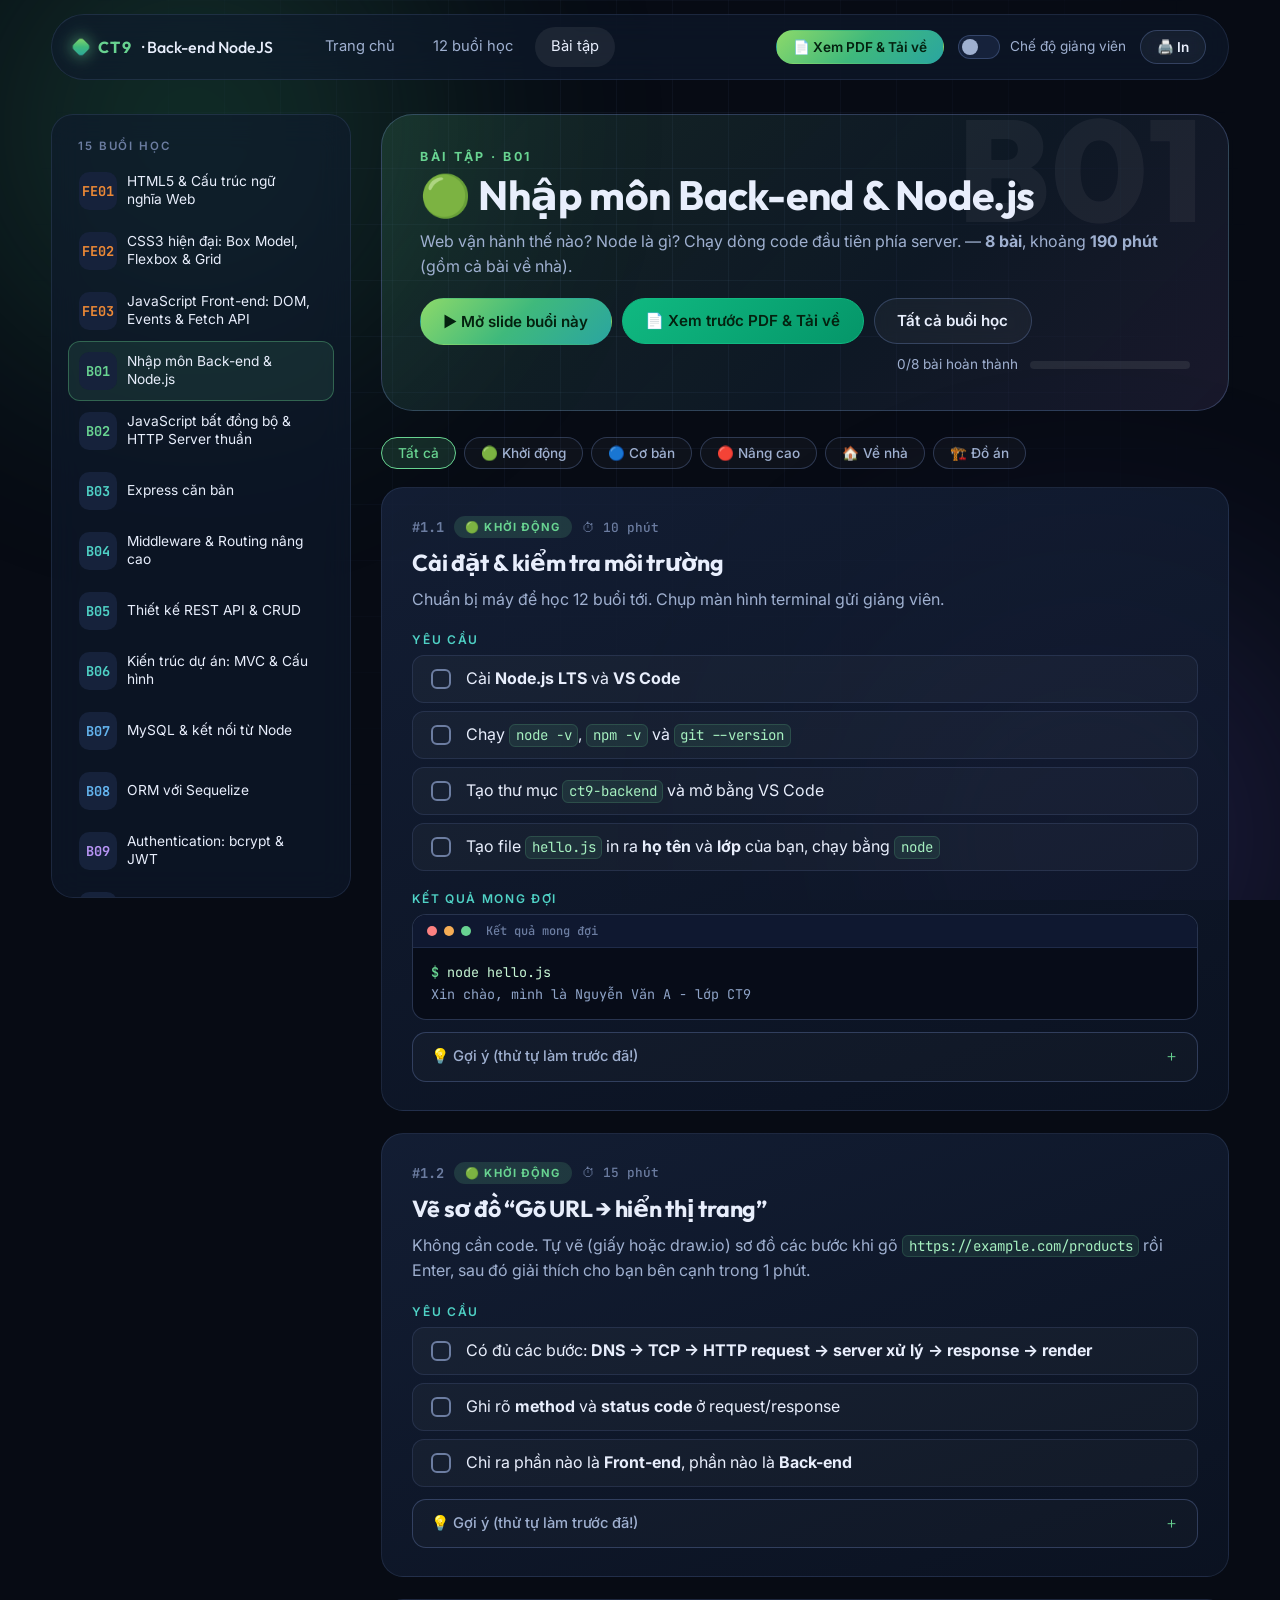
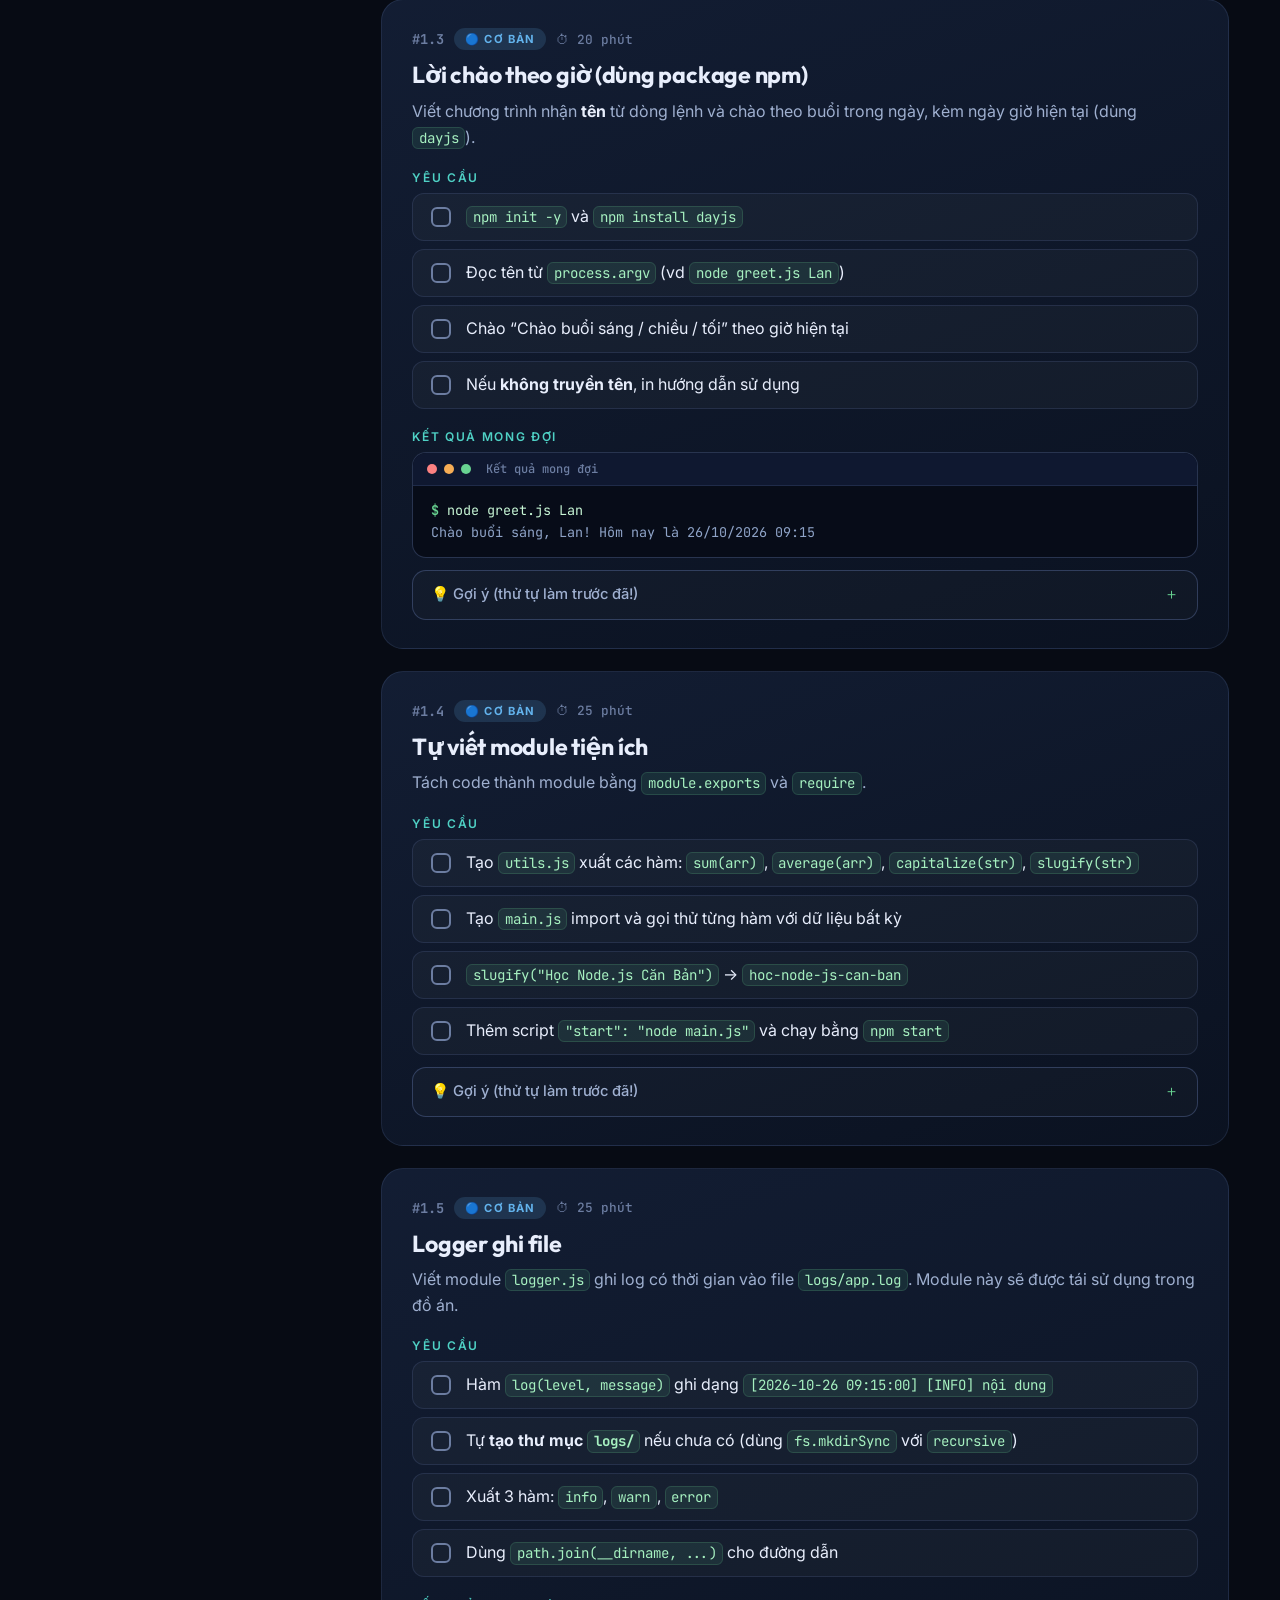
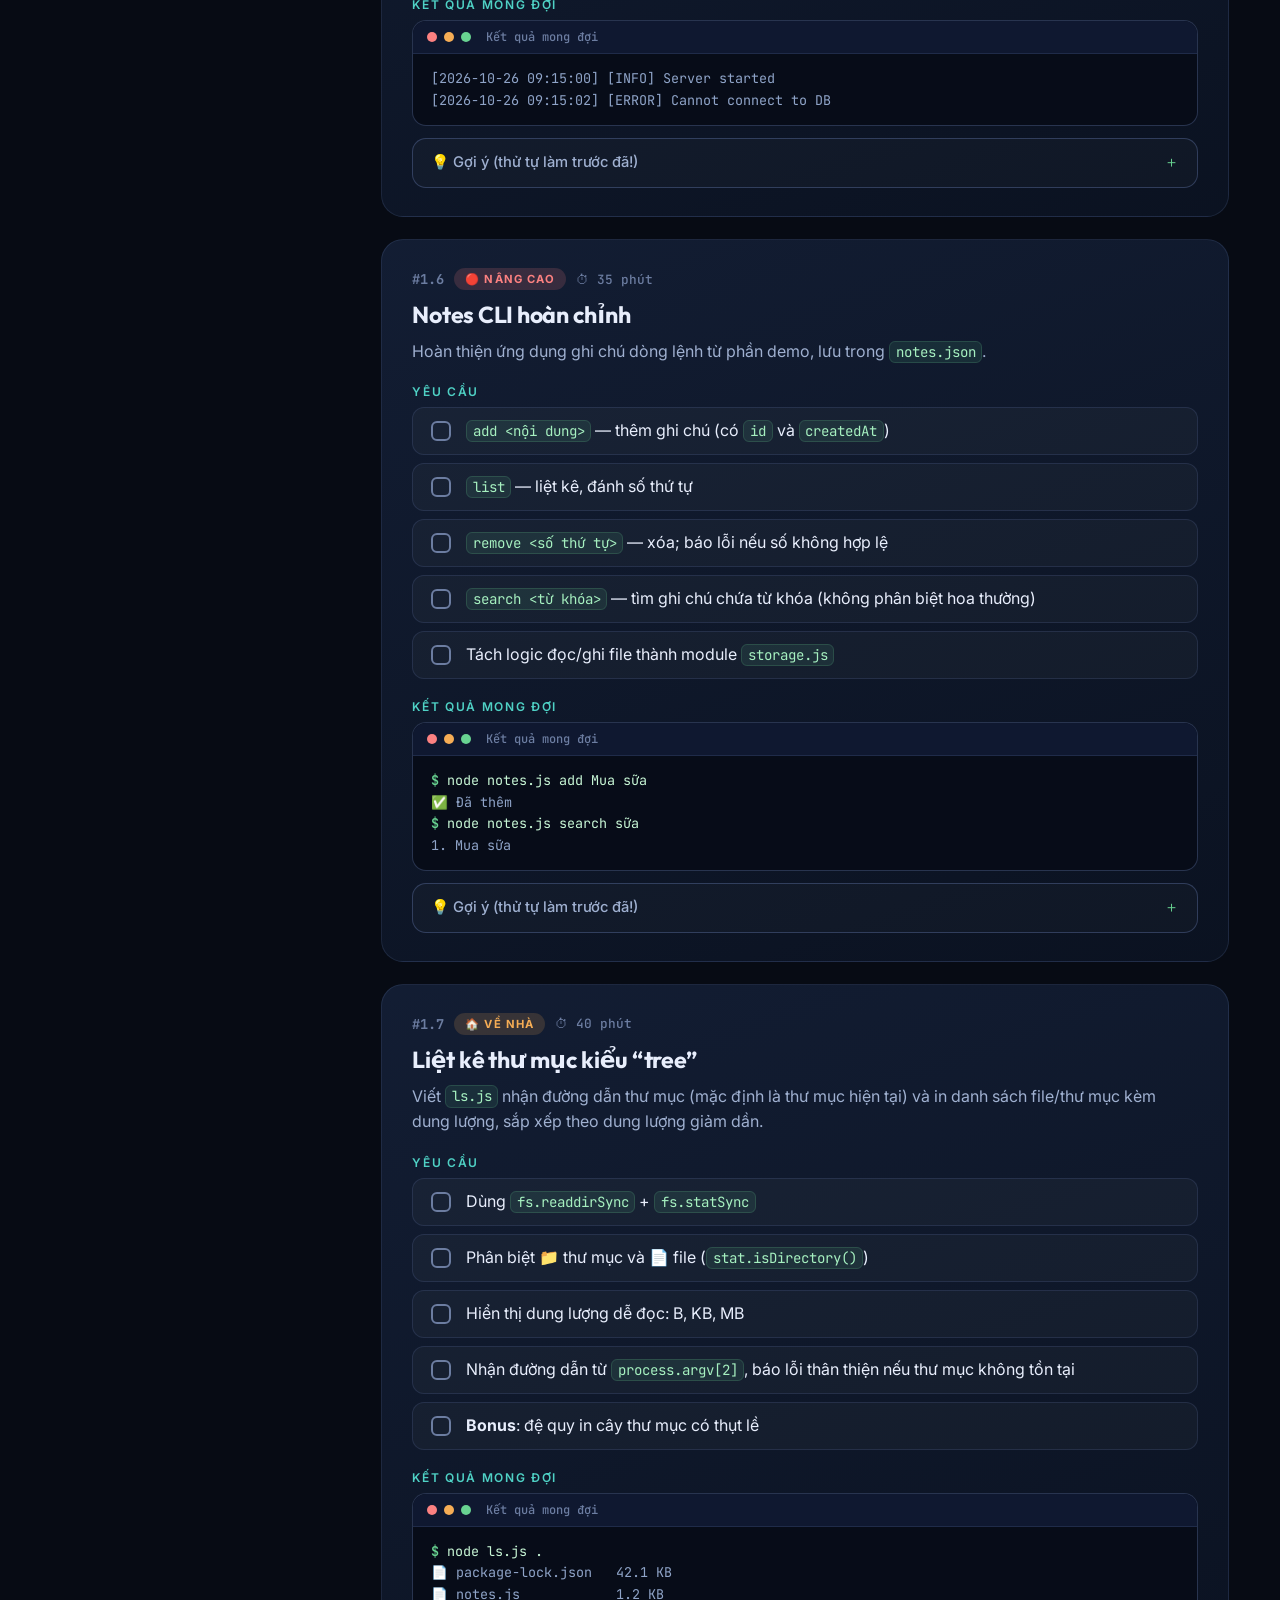
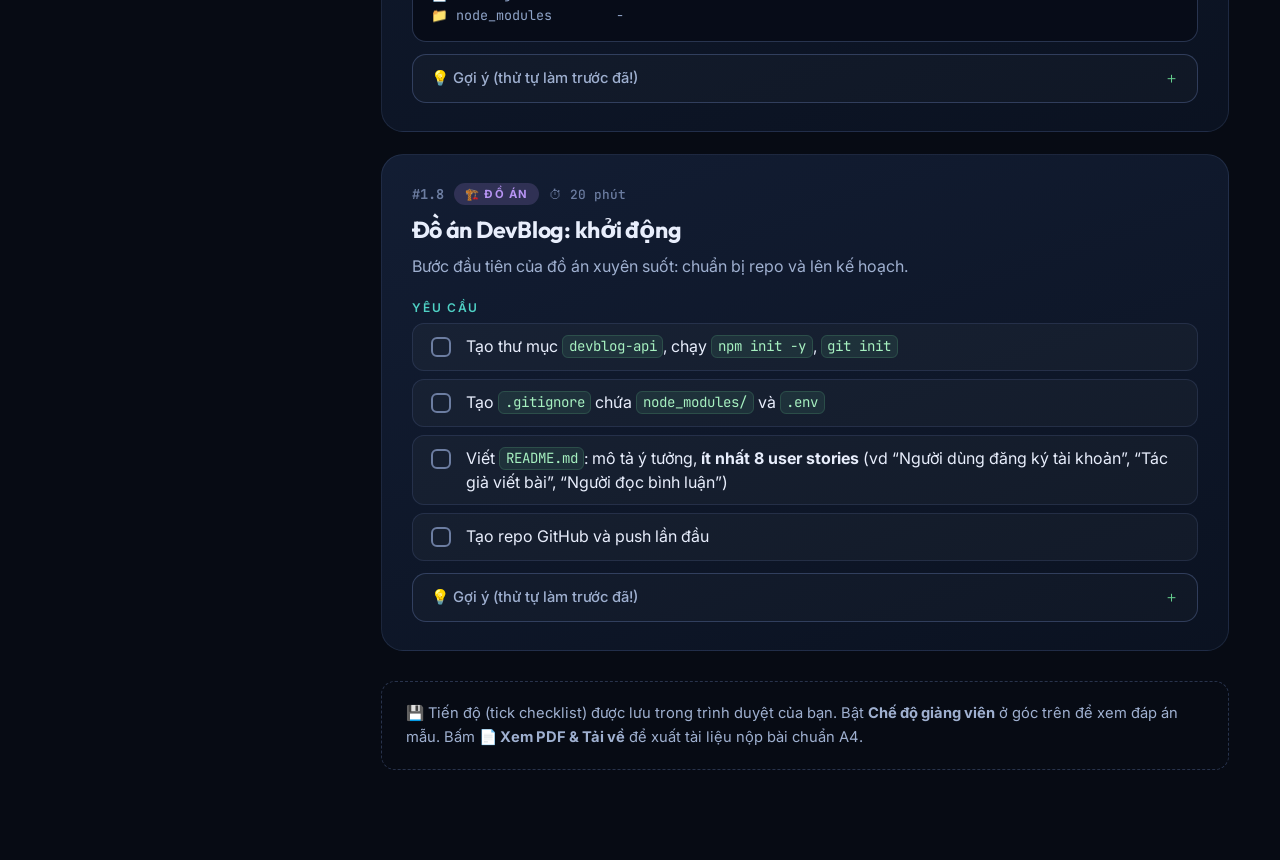
<file: exercises.html>
<!DOCTYPE html>
<html lang="vi">
<head>
  <meta charset="UTF-8">
  <meta name="viewport" content="width=device-width, initial-scale=1">
  <title>Bài tập · Back-end NodeJS · CT9</title>
  <meta name="description" content="Bài tập thực hành cho từng buổi học Back-end NodeJS với Express — lớp CT9. Có checklist, gợi ý và đáp án mẫu cho giảng viên.">
  <link rel="icon" href="data:image/svg+xml,<svg xmlns=%27http://www.w3.org/2000/svg%27 viewBox=%270 0 100 100%27><text y=%27.9em%27 font-size=%2790%27>📝</text></svg>">
  <link rel="stylesheet" href="css/main.css">
  <link rel="stylesheet" href="css/exercises.css">
</head>
<body>
  <div class="aurora"></div><div class="grid-bg"></div>

  <header class="ex-top glass">
    <a class="brand" href="index.html"><span class="logo-dot"></span><b>CT9</b> · Back-end NodeJS</a>
    <nav>
      <a href="index.html">Trang chủ</a>
      <a href="index.html#sessions">12 buổi học</a>
      <a class="active" href="exercises.html">Bài tập</a>
    </nav>
    <div class="top-actions">
      <button class="btn primary" id="btnPdfPreview" title="Xem trước phiếu bài tập chuẩn A4 và tải xuống file PDF">📄 Xem PDF & Tải về</button>
      <label class="switch" title="Hiện đáp án mẫu"><input type="checkbox" id="teacherMode"><i></i><span>Chế độ giảng viên</span></label>
      <button class="btn" id="btnPrint" title="In trực tiếp">🖨️ In</button>
    </div>
  </header>

  <div class="ex-layout container">
    <aside class="ex-side glass" id="side"></aside>
    <main id="main"></main>
  </div>

  <!-- PDF Preview Modal -->
  <div id="pdfModal" class="pdf-modal" aria-hidden="true">
    <div class="pdf-modal-backdrop" id="pdfModalBackdrop"></div>
    <div class="pdf-modal-dialog">
      <header class="pdf-modal-bar glass">
        <div class="pdf-bar-title">
          <span class="icon">📄</span>
          <div>
            <h3 id="pdfModalTitle">Phiếu bài tập thực hành sinh viên</h3>
            <small id="pdfModalSub">Định dạng A4 chuẩn học thuật · Tải xuống file PDF hoặc In ấn</small>
          </div>
        </div>
        <div class="pdf-bar-actions">
          <button class="btn primary" id="btnDownloadPdf" title="Xuất file PDF về máy tính">
            <span class="btn-spinner" id="pdfSpinner" style="display:none">⏳</span>
            <span id="pdfBtnText">📥 Tải xuống PDF</span>
          </button>
          <button class="btn" id="btnPrintModal" title="In trực tiếp hoặc Lưu dạng PDF qua Trình duyệt">🖨️ In ấn</button>
          <button class="btn-close" id="btnPdfClose" title="Đóng cửa sổ xem trước (Esc)">✕</button>
        </div>
      </header>

      <div class="pdf-modal-scroll">
        <div class="pdf-paper-container">
          <div id="pdfPaper" class="pdf-paper">
            <!-- Nội dung bài tập được render động bởi exercises.js -->
          </div>
        </div>
      </div>
    </div>
  </div>

  <div id="pdfToast" class="pdf-toast">Đang chuẩn bị file PDF...</div>

  <script src="js/curriculum.js"></script>
  <script src="vendor/highlight.min.js"></script>
  <script src="vendor/hljs-dockerfile.min.js"></script>
  <script src="vendor/hljs-http.min.js"></script>
  <script src="vendor/html2pdf.bundle.min.js"></script>
  <script src="js/exercises.js"></script>
</body>
</html>
</file>
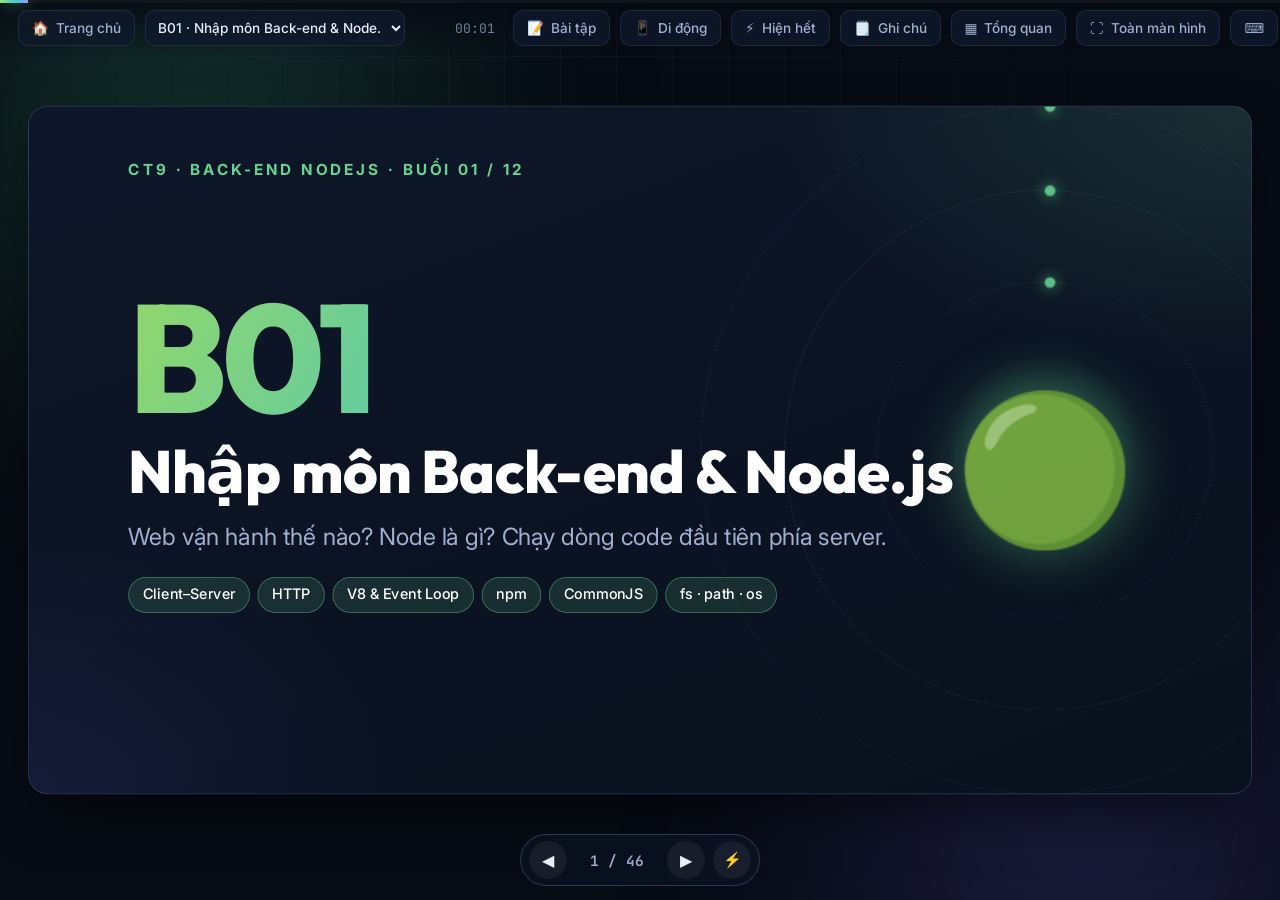
<file: present.html>
<!DOCTYPE html>
<html lang="vi">
<head>
  <meta charset="UTF-8">
  <meta name="viewport" content="width=device-width, initial-scale=1">
  <title>Trình chiếu · Back-end NodeJS · CT9</title>
  <meta name="description" content="Trình chiếu slide khóa học Back-end NodeJS với Express — lớp CT9. Phím tắt, toàn màn hình, tổng quan slide, ghi chú giảng viên.">
  <link rel="icon" href="data:image/svg+xml,<svg xmlns=%27http://www.w3.org/2000/svg%27 viewBox=%270 0 100 100%27><text y=%27.9em%27 font-size=%2790%27>🟢</text></svg>">
  <link rel="stylesheet" href="css/main.css">
  <link rel="stylesheet" href="css/present.css">
</head>
<body class="present">
  <div class="aurora"></div><div class="grid-bg"></div>
  <div id="progress"><i></i></div>

  <header id="topbar">
    <a class="tb-btn" href="index.html" id="btnHome" title="Về trang chủ">🏠 <span class="lbl">Trang chủ</span></a>
    <select id="sessionSel" aria-label="Chọn buổi học"></select>
    <div class="tb-title" id="tbTitle"></div>
    <div class="tb-spacer"></div>
    <span id="timer" title="Thời gian đã trình chiếu — bấm để reset">00:00</span>
    <a class="tb-btn" id="btnEx" href="exercises.html" title="Bài tập buổi này">📝 <span class="lbl">Bài tập</span></a>
    <button class="tb-btn" id="btnMode" title="Chuyển chế độ xem: 16:9 Màn chiếu hoặc Cuộn thích ứng">📱 <span class="lbl">Di động</span></button>
    <button class="tb-btn" id="btnAnim" title="Bật/Tắt hiệu ứng hiện từng ý (P)">⚡ <span class="lbl">Hiện hết</span></button>
    <button class="tb-btn" id="btnNotes" title="Ghi chú giảng viên (N)">🗒️ <span class="lbl">Ghi chú</span></button>
    <button class="tb-btn" id="btnOverview" title="Tổng quan slide (G)">▦ <span class="lbl">Tổng quan</span></button>
    <button class="tb-btn" id="btnFs" title="Toàn màn hình (F)">⛶ <span class="lbl">Toàn màn hình</span></button>
    <button class="tb-btn" id="btnHelp" title="Phím tắt (?)">⌨️</button>
  </header>

  <main id="stage"><div id="deck"></div></main>
  <div id="empty"><div><div style="font-size:64px">🛠️</div><h2>Nội dung buổi này đang được cập nhật</h2><p style="color:var(--text-dim)">Vui lòng quay lại trang chủ.</p><a class="btn primary" href="index.html">Về trang chủ</a></div></div>

  <aside id="notes"><h4>🗒️ Ghi chú giảng viên</h4><div id="notesBody"></div></aside>

  <nav id="hud">
    <button id="prev" aria-label="Slide trước">◀</button>
    <span id="counter">1 / 1</span>
    <button id="next" aria-label="Slide sau">▶</button>
    <button id="btnSkipAnim" title="Hiện toàn bộ slide này ngay lập tức (bỏ qua hiệu ứng)" aria-label="Hiện hết slide">⚡</button>
  </nav>

  <div id="blackout"></div><div id="laser"></div>
  <div id="lightbox"><img alt=""><p></p></div>
  <div id="help">
    <div class="box glass">
      <h3>⌨️ Phím tắt trình chiếu</h3>
      <div class="row"><span>Slide tiếp / trước</span><span><kbd>→</kbd> <kbd>Space</kbd> / <kbd>←</kbd></span></div>
      <div class="row"><span>Đầu / cuối</span><span><kbd>Home</kbd> / <kbd>End</kbd></span></div>
      <div class="row"><span>Nhảy tới slide số…</span><span>gõ số rồi <kbd>Enter</kbd></span></div>
      <div class="row"><span>Toàn màn hình</span><span><kbd>F</kbd></span></div>
      <div class="row"><span>Tổng quan (lưới slide)</span><span><kbd>G</kbd> hoặc <kbd>Esc</kbd></span></div>
      <div class="row"><span>Ghi chú giảng viên</span><span><kbd>N</kbd></span></div>
      <div class="row"><span>Bật/tắt hiện từng ý</span><span><kbd>P</kbd></span></div>
      <div class="row"><span>Màn hình đen</span><span><kbd>B</kbd></span></div>
      <div class="row"><span>Con trỏ laser</span><span><kbd>L</kbd></span></div>
      <div class="row"><span>Buổi trước / sau</span><span><kbd>[</kbd> / <kbd>]</kbd></span></div>
      <div class="row" style="border:0"><span>Phóng to ảnh</span><span>click vào ảnh</span></div>
    </div>
  </div>

  <script src="js/curriculum.js"></script>
  <script src="js/img-credits.js"></script>
  <script src="vendor/highlight.min.js"></script>
  <script src="vendor/hljs-dockerfile.min.js"></script>
  <script src="vendor/hljs-http.min.js"></script>
  <script src="js/present.js"></script>
</body>
</html>
</file>
<file: css/main.css>
/* ============================================================
   MAIN.CSS — Design system dùng chung
   Palette: Node-green × deep navy, accent cyan / violet / amber
   ============================================================ */
@import url('https://fonts.googleapis.com/css2?family=Outfit:wght@300;400;500;600;700;800&family=Inter:wght@300;400;500;600&family=JetBrains+Mono:wght@400;500;600&display=swap');

:root {
  --bg-0: #070b14;
  --bg-1: #0b1220;
  --bg-2: #101a2e;
  --bg-3: #16223b;
  --line: rgba(148, 178, 255, .12);
  --line-strong: rgba(148, 178, 255, .24);
  --text: #e8eefc;
  --text-dim: #9fb0d0;
  --text-mute: #6c7da1;

  --green: #68d391;
  --green-deep: #3c873a;
  --teal: #4fd1c5;
  --blue: #63b3ed;
  --violet: #b794f4;
  --amber: #f6ad55;
  --rose: #fc8181;

  --grad-node: linear-gradient(135deg, #8cd96a 0%, #3fb97c 50%, #2aa5a0 100%);
  --grad-hero: linear-gradient(120deg, #9be26f 0%, #4fd1c5 45%, #63b3ed 80%, #b794f4 100%);
  --glass: rgba(16, 26, 46, .62);
  --shadow-lg: 0 30px 80px -20px rgba(0, 0, 0, .65);
  --shadow-glow: 0 0 60px -10px rgba(104, 211, 145, .35);

  --r-sm: 8px; --r-md: 14px; --r-lg: 22px; --r-xl: 32px;
  --font-display: 'Outfit', 'Segoe UI', system-ui, sans-serif;
  --font-body: 'Inter', 'Segoe UI', system-ui, sans-serif;
  --font-mono: 'JetBrains Mono', 'Cascadia Code', Consolas, monospace;
  --ease: cubic-bezier(.22, .9, .3, 1);
}

*, *::before, *::after { box-sizing: border-box; }
html { scroll-behavior: smooth; }
body {
  margin: 0;
  font-family: var(--font-body);
  background: var(--bg-0);
  color: var(--text);
  line-height: 1.6;
  -webkit-font-smoothing: antialiased;
  overflow-x: hidden;
}
h1, h2, h3, h4 { font-family: var(--font-display); line-height: 1.15; margin: 0; letter-spacing: -.01em; }
a { color: inherit; text-decoration: none; }
img { max-width: 100%; display: block; }
code, pre, kbd { font-family: var(--font-mono); }
::selection { background: rgba(104, 211, 145, .3); }
::-webkit-scrollbar { width: 10px; height: 10px; }
::-webkit-scrollbar-track { background: var(--bg-1); }
::-webkit-scrollbar-thumb { background: var(--bg-3); border-radius: 10px; border: 2px solid var(--bg-1); }
::-webkit-scrollbar-thumb:hover { background: #26375c; }

/* ---------- Atmosphere ---------- */
.aurora { position: fixed; inset: 0; z-index: -2; overflow: hidden; pointer-events: none; }
.aurora::before, .aurora::after {
  content: ""; position: absolute; width: 60vmax; height: 60vmax; border-radius: 50%;
  filter: blur(110px); opacity: .28; animation: drift 24s ease-in-out infinite alternate;
}
.aurora::before { background: radial-gradient(circle, #3fb97c, transparent 65%); top: -20vmax; left: -15vmax; }
.aurora::after { background: radial-gradient(circle, #6b5bd6, transparent 65%); bottom: -25vmax; right: -15vmax; animation-delay: -9s; }
@keyframes drift { to { transform: translate(8vmax, 6vmax) scale(1.15); } }
.grid-bg {
  position: fixed; inset: 0; z-index: -1; pointer-events: none;
  background-image:
    linear-gradient(var(--line) 1px, transparent 1px),
    linear-gradient(90deg, var(--line) 1px, transparent 1px);
  background-size: 56px 56px;
  mask-image: radial-gradient(ellipse at 50% 30%, #000 10%, transparent 70%);
  opacity: .5;
}

/* ---------- Components ---------- */
.container { width: min(1240px, 92vw); margin: 0 auto; }
.btn {
  display: inline-flex; align-items: center; gap: .55rem; cursor: pointer;
  padding: .8rem 1.4rem; border-radius: 999px; border: 1px solid var(--line-strong);
  background: rgba(255, 255, 255, .04); color: var(--text); font: 600 .95rem var(--font-body);
  transition: .3s var(--ease); backdrop-filter: blur(8px);
}
.btn:hover { transform: translateY(-2px); border-color: var(--green); box-shadow: var(--shadow-glow); }
.btn.primary { background: var(--grad-node); color: #04210f; border-color: transparent; }
.btn.primary:hover { filter: brightness(1.08); box-shadow: 0 10px 40px -8px rgba(104, 211, 145, .6); }
.chip {
  display: inline-block; padding: .22rem .7rem; border-radius: 999px; font-size: .74rem; font-weight: 500;
  border: 1px solid var(--line-strong); color: var(--text-dim); background: rgba(255, 255, 255, .03);
  white-space: nowrap;
}
.glass {
  background: var(--glass); border: 1px solid var(--line); border-radius: var(--r-lg);
  backdrop-filter: blur(16px);
}
.gradient-text { background: var(--grad-hero); -webkit-background-clip: text; background-clip: text; color: transparent; }
kbd {
  background: var(--bg-3); border: 1px solid var(--line-strong); border-bottom-width: 2px;
  border-radius: 6px; padding: .1rem .45rem; font-size: .8em; color: var(--text);
}
.mono-inline, p code, li code, td code, h2 code, h3 code {
  background: rgba(104, 211, 145, .1); color: #a6f0c0; padding: .08em .4em; border-radius: 6px; font-size: .88em;
  border: 1px solid rgba(104, 211, 145, .18);
}
.fade-up { opacity: 0; transform: translateY(26px); transition: opacity .8s var(--ease), transform .8s var(--ease); }
.fade-up.in { opacity: 1; transform: none; }
</file>
<file: css/exercises.css>
/* ============================================================
   EXERCISES.CSS
   ============================================================ */
.ex-top {
  position: sticky; top: 14px; z-index: 40; margin: 14px auto 0; width: min(1240px, 92vw);
  display: flex; align-items: center; gap: 28px; padding: 12px 22px; border-radius: 999px;
}
.brand { display: flex; align-items: center; gap: 10px; font: 500 1rem var(--font-display); }
.brand b { color: var(--green); letter-spacing: .08em; }
.logo-dot { width: 14px; height: 14px; border-radius: 4px; background: var(--grad-node); transform: rotate(45deg); box-shadow: 0 0 16px rgba(104, 211, 145, .8); }
.ex-top nav { display: flex; gap: 6px; margin-left: 8px; }
.ex-top nav a { padding: 8px 16px; border-radius: 999px; color: var(--text-dim); font-size: .92rem; transition: .2s; }
.ex-top nav a:hover, .ex-top nav a.active { color: var(--text); background: rgba(255, 255, 255, .07); }
.top-actions { margin-left: auto; display: flex; gap: 14px; align-items: center; }
.top-actions .btn { padding: .5rem 1rem; font-size: .85rem; }
.switch { display: inline-flex; align-items: center; gap: 10px; font-size: .85rem; color: var(--text-dim); cursor: pointer; }
.switch input { display: none; }
.switch i { width: 42px; height: 24px; border-radius: 99px; background: var(--bg-3); border: 1px solid var(--line-strong); position: relative; transition: .25s; }
.switch i::after { content: ""; position: absolute; top: 3px; left: 3px; width: 16px; height: 16px; border-radius: 50%; background: var(--text-dim); transition: .25s var(--ease); }
.switch input:checked + i { background: rgba(104, 211, 145, .3); border-color: var(--green); }
.switch input:checked + i::after { left: 21px; background: var(--green); }

.ex-layout { display: grid; grid-template-columns: 300px 1fr; gap: 30px; padding: 34px 0 90px; align-items: start; }
.ex-side { position: sticky; top: 92px; padding: 16px; max-height: calc(100vh - 116px); overflow: auto; }
.ex-side h4 { font: 600 .72rem var(--font-body); letter-spacing: .16em; color: var(--text-mute); text-transform: uppercase; padding: 8px 10px; }
.side-item { display: grid; grid-template-columns: 38px 1fr auto; gap: 10px; align-items: center; padding: 10px; border-radius: 12px; cursor: pointer; transition: .2s; border: 1px solid transparent; }
.side-item:hover { background: rgba(255, 255, 255, .05); }
.side-item.active { background: rgba(104, 211, 145, .1); border-color: rgba(104, 211, 145, .35); }
.side-item .no { width: 38px; height: 38px; border-radius: 10px; display: grid; place-items: center; font: 700 .85rem var(--font-mono); background: var(--bg-3); color: var(--c, var(--green)); }
.side-item .tt { font-size: .86rem; line-height: 1.3; color: var(--text); }
.side-item .pg { font: 500 .72rem var(--font-mono); color: var(--text-mute); }

.sess-head { padding: 34px 38px; border-radius: var(--r-xl); background: linear-gradient(135deg, rgba(104, 211, 145, .14), rgba(99, 179, 237, .08) 60%, rgba(183, 148, 244, .1)); border: 1px solid var(--line-strong); position: relative; overflow: hidden; }
.sess-head .big { position: absolute; right: 24px; top: -18px; font: 800 9rem var(--font-display); color: rgba(255, 255, 255, .05); line-height: 1; }
.sess-head .eyebrow { color: var(--green); font: 700 .78rem var(--font-body); letter-spacing: .2em; text-transform: uppercase; }
.sess-head h1 { font-size: clamp(1.8rem, 3.2vw, 2.7rem); margin: 8px 0 10px; }
.sess-head p { color: var(--text-dim); margin: 0 0 18px; max-width: 760px; }
.sess-actions { display: flex; flex-wrap: wrap; gap: 10px; align-items: center; }
.progress-ring { margin-left: auto; display: flex; align-items: center; gap: 12px; font-size: .85rem; color: var(--text-dim); }
.bar { width: 160px; height: 8px; border-radius: 8px; background: rgba(255, 255, 255, .08); overflow: hidden; }
.bar i { display: block; height: 100%; width: 0; background: var(--grad-node); transition: width .5s var(--ease); }

.filters { display: flex; gap: 8px; margin: 26px 0 18px; flex-wrap: wrap; }
.filters button { cursor: pointer; font: 500 .85rem var(--font-body); color: var(--text-dim); background: rgba(255, 255, 255, .03); border: 1px solid var(--line-strong); padding: 7px 16px; border-radius: 999px; transition: .2s; }
.filters button:hover { color: var(--text); } .filters button.on { background: rgba(104, 211, 145, .15); border-color: var(--green); color: var(--green); }

.ex-card { margin-bottom: 22px; border-radius: var(--r-lg); padding: 28px 30px; background: linear-gradient(160deg, rgba(22, 34, 59, .8), rgba(12, 20, 36, .8)); border: 1px solid var(--line); position: relative; transition: .3s var(--ease); }
.ex-card:hover { border-color: var(--line-strong); transform: translateY(-2px); }
.ex-card.done { border-color: rgba(104, 211, 145, .5); }
.ex-card.done::after { content: "✓ HOÀN THÀNH"; position: absolute; right: 24px; top: 24px; font: 700 .7rem var(--font-body); letter-spacing: .14em; color: var(--green); }
.ex-meta { display: flex; align-items: center; gap: 10px; margin-bottom: 12px; }
.ex-meta .id { font: 700 .85rem var(--font-mono); color: var(--text-mute); }
.lv { font: 700 .7rem var(--font-body); letter-spacing: .1em; text-transform: uppercase; padding: 4px 11px; border-radius: 999px; }
.lv.warmup { background: rgba(104, 211, 145, .16); color: var(--green); } .lv.core { background: rgba(99, 179, 237, .16); color: var(--blue); }
.lv.challenge { background: rgba(252, 129, 129, .16); color: var(--rose); } .lv.homework { background: rgba(246, 173, 85, .16); color: var(--amber); }
.lv.project { background: rgba(183, 148, 244, .18); color: var(--violet); }
.ex-meta .tm { font: 500 .8rem var(--font-mono); color: var(--text-mute); }
.ex-card h3 { font-size: 1.45rem; margin-bottom: 10px; }
.ex-card .desc { color: var(--text-dim); margin: 0 0 14px; }
.ex-card .desc strong, .ex-card li strong { color: var(--text); }
.ex-card h5 { font: 600 .75rem var(--font-body); letter-spacing: .14em; text-transform: uppercase; color: var(--teal); margin: 20px 0 8px; }
.tasks { list-style: none; margin: 0; padding: 0; display: grid; gap: 8px; }
.tasks label { display: flex; gap: 12px; align-items: flex-start; padding: 10px 14px; border-radius: 12px; background: rgba(255, 255, 255, .03); border: 1px solid var(--line); cursor: pointer; transition: .2s; line-height: 1.5; }
.tasks label:hover { border-color: var(--line-strong); }
.tasks input { appearance: none; flex: none; width: 20px; height: 20px; margin-top: 3px; border-radius: 6px; border: 2px solid var(--text-mute); cursor: pointer; display: grid; place-items: center; transition: .2s; }
.tasks input:checked { background: var(--green); border-color: var(--green); }
.tasks input:checked::after { content: "✓"; color: #04210f; font-size: 13px; font-weight: 800; }
.tasks input:checked + span { color: var(--text-mute); text-decoration: line-through; text-decoration-color: rgba(255, 255, 255, .25); }
details { margin-top: 12px; border: 1px solid var(--line-strong); border-radius: 14px; background: rgba(255, 255, 255, .025); overflow: hidden; }
details summary { cursor: pointer; padding: 12px 18px; font-weight: 500; font-size: .92rem; list-style: none; display: flex; align-items: center; gap: 10px; color: var(--text-dim); }
details summary::-webkit-details-marker { display: none; }
details summary::after { content: "＋"; margin-left: auto; color: var(--green); transition: .2s; } details[open] summary::after { content: "－"; }
details[open] summary { color: var(--text); border-bottom: 1px solid var(--line); }
details .inner { padding: 16px 18px; }
details.solution { border-color: rgba(246, 173, 85, .4); } details.solution summary { color: var(--amber); }
.teacher-only { display: none; } body.teacher .teacher-only { display: block; }
.hints { margin: 0; padding-left: 20px; color: var(--text-dim); } .hints li { margin: 6px 0; }
.code-block { border-radius: 14px; overflow: hidden; background: #070c18; border: 1px solid var(--line-strong); margin-top: 6px; }
.code-head { display: flex; align-items: center; gap: 7px; padding: 8px 14px; background: #0f1830; border-bottom: 1px solid var(--line); font: 500 .75rem var(--font-mono); color: var(--text-mute); }
.code-head i { width: 10px; height: 10px; border-radius: 50%; background: #fc8181; } .code-head i:nth-child(2) { background: #f6ad55; } .code-head i:nth-child(3) { background: #68d391; }
.code-head span { margin-left: 8px; } .code-head em { margin-left: auto; font-style: normal; text-transform: uppercase; letter-spacing: .1em; font-size: .65rem; color: var(--green); }
.code-block pre { margin: 0; padding: 14px 18px; overflow: auto; font-size: .84rem; line-height: 1.6; color: #d6e2ff; }
.code-block code { background: none !important; border: none !important; padding: 0 !important; font-size: 1em !important; color: inherit !important; }
.code-block.term pre { color: #c8f7d6; } .term .p { color: var(--green); font-weight: 600; } .term .o { color: #8fa4c8; }
.hljs-keyword, .hljs-selector-tag, .hljs-literal, .hljs-doctag { color: #c792ea; } .hljs-built_in, .hljs-type, .hljs-title.class_ { color: #ffcb6b; }
.hljs-title.function_, .hljs-title { color: #82aaff; } .hljs-string, .hljs-regexp, .hljs-addition { color: #c3e88d; } .hljs-number, .hljs-symbol { color: #f78c6c; }
.hljs-comment, .hljs-quote { color: #5c6f94; font-style: italic; } .hljs-attr, .hljs-attribute, .hljs-property, .hljs-variable, .hljs-params { color: #89ddff; }
.hljs-name, .hljs-tag { color: #f07178; } .hljs-meta { color: #89ddff; } .hljs-subst { color: #d6e2ff; } .hljs-section { color: #82aaff; }
.ex-foot-note { margin-top: 30px; padding: 20px 24px; border-radius: var(--r-md); border: 1px dashed var(--line-strong); color: var(--text-dim); font-size: .92rem; }
.empty { padding: 60px; text-align: center; color: var(--text-dim); }

@media (max-width: 900px) { .ex-layout { grid-template-columns: 1fr; } .ex-side { position: static; max-height: none; } .ex-top nav { display: none; } .switch span { display: none; } }

/* ============================================================
   PDF PREVIEW MODAL & A4 PAPER STYLES
   ============================================================ */
.pdf-modal {
  position: fixed; inset: 0; z-index: 100; display: none;
  align-items: center; justify-content: center;
}
.pdf-modal.open { display: flex; }
.pdf-modal-backdrop {
  position: absolute; inset: 0; background: rgba(4, 8, 16, 0.85);
  backdrop-filter: blur(8px);
}
.pdf-modal-dialog {
  position: relative; z-index: 2; width: 96vw; max-width: 1080px;
  height: 94vh; display: flex; flex-direction: column;
  border-radius: 20px; overflow: hidden;
  background: #0b1120; border: 1px solid var(--line-strong);
  box-shadow: 0 25px 60px rgba(0, 0, 0, 0.7);
}
.pdf-modal-bar {
  display: flex; align-items: center; justify-content: space-between;
  padding: 12px 24px; border-bottom: 1px solid var(--line);
  background: rgba(15, 23, 42, 0.95); flex-shrink: 0; gap: 16px;
}
.pdf-bar-title { display: flex; align-items: center; gap: 12px; }
.pdf-bar-title .icon { font-size: 24px; }
.pdf-bar-title h3 { font-size: 1.05rem; margin: 0; color: #fff; font-weight: 700; font-family: var(--font-display); }
.pdf-bar-title small { color: var(--text-dim); font-size: 0.8rem; }
.pdf-bar-actions { display: flex; align-items: center; gap: 10px; margin-left: auto; }
.btn-close {
  width: 36px; height: 36px; border-radius: 50%; border: 1px solid var(--line);
  background: rgba(255, 255, 255, 0.05); color: var(--text-dim);
  cursor: pointer; display: grid; place-items: center; font-size: 1rem;
  transition: 0.2s;
}
.btn-close:hover { background: rgba(239, 68, 68, 0.2); color: #f87171; border-color: #ef4444; }

.pdf-modal-scroll {
  flex: 1; overflow-y: auto; overflow-x: hidden; padding: 28px 16px 60px;
  background: #070c18;
}
.pdf-paper-container {
  display: flex; justify-content: center;
}
.pdf-paper {
  width: 100%; max-width: 820px; min-height: 1100px;
  background: #ffffff; color: #1e293b;
  padding: 44px 52px; border-radius: 6px;
  box-shadow: 0 12px 35px rgba(0, 0, 0, 0.45);
  font-family: -apple-system, BlinkMacSystemFont, "Segoe UI", Roboto, "Helvetica Neue", Arial, sans-serif;
  line-height: 1.55; font-size: 13.5px;
}

/* Paper Header */
.pp-header {
  display: grid; grid-template-columns: 1.4fr 1fr; gap: 20px;
  border-bottom: 2px solid #000000; padding-bottom: 14px; margin-bottom: 20px;
}
.pp-inst-left h4 { margin: 0; font-size: 11px; text-transform: uppercase; letter-spacing: 0.08em; color: #000000; font-weight: 700; }
.pp-inst-left h3 { margin: 3px 0 0; font-size: 13px; text-transform: uppercase; color: #000000; font-weight: 800; }
.pp-inst-left p { margin: 4px 0 0; font-size: 11px; color: #000000; }
.pp-inst-right { text-align: right; }
.pp-inst-right .tag { display: inline-block; background: #000000; color: #fff; font-size: 10px; font-weight: 700; letter-spacing: 0.1em; text-transform: uppercase; padding: 3px 9px; border-radius: 4px; margin-bottom: 5px; }
.pp-inst-right p { margin: 2px 0; font-size: 11px; color: #000000; }

/* Paper Title Banner */
.pp-banner { text-align: center; margin: 20px 0 24px; }
.pp-banner .kicker { font-size: 11px; text-transform: uppercase; letter-spacing: 0.18em; color: #000000 !important; font-weight: 800; }
.pp-banner h1 { font-size: 22px; margin: 6px 0 8px; color: #000000 !important; font-weight: 800; line-height: 1.3; }
.pp-banner .sub { font-size: 13px; color: #000000 !important; max-width: 660px; margin: 0 auto; }

/* Student Info Grid Box */
.pp-student-box {
  border: 1px solid #94a3b8; border-radius: 6px; padding: 12px 16px; background: #f8fafc;
  display: grid; grid-template-columns: repeat(4, 1fr); gap: 10px; margin-bottom: 24px; font-size: 12px;
}
.pp-field { display: flex; flex-direction: column; gap: 3px; }
.pp-field label { font-size: 10px; font-weight: 700; text-transform: uppercase; letter-spacing: 0.05em; color: #000000; }
.pp-field span { font-weight: 600; color: #000000; }
.pp-field.score { background: #e2e8f0; border: 1px solid #cbd5e1; padding: 4px 8px; border-radius: 4px; text-align: center; }
.pp-field.score span { font-size: 14px; color: #000000 !important; font-weight: 800; }

/* Paper Sections */
.pp-sec-title {
  font-size: 14px; font-weight: 800; text-transform: uppercase; letter-spacing: 0.06em;
  color: #000000 !important; border-left: 4px solid #000000 !important; padding-left: 10px; margin: 24px 0 14px;
}
.pp-outcomes { margin: 0 0 18px; padding-left: 20px; color: #000000; }
.pp-outcomes li { margin: 4px 0; color: #000000; }

/* Summary Table */
.pp-summary-tbl {
  width: 100%; border-collapse: collapse; margin-bottom: 26px; font-size: 12px;
}
.pp-summary-tbl th {
  background: #f1f5f9; border: 1px solid #94a3b8; padding: 7px 10px; text-align: left;
  font-weight: 700; color: #000000 !important; text-transform: uppercase; font-size: 10px; letter-spacing: 0.05em;
}
.pp-summary-tbl td {
  border: 1px solid #cbd5e1; padding: 7px 10px; color: #000000 !important;
}
.pp-summary-tbl tr:nth-child(even) td { background: #fafafa; }

/* Exercise Card on Paper */
.pp-ex-card {
  border: 1px solid #cbd5e1; border-radius: 8px; padding: 18px 20px; margin-bottom: 20px;
  background: #ffffff; page-break-inside: avoid;
}
.pp-ex-head {
  display: flex; align-items: center; justify-content: space-between; border-bottom: 1px solid #e2e8f0;
  padding-bottom: 8px; margin-bottom: 10px;
}
.pp-ex-head .title-group { display: flex; align-items: center; gap: 10px; }
.pp-ex-no {
  font-weight: 800; font-size: 12px; background: #000000; color: #ffffff;
  padding: 3px 8px; border-radius: 4px;
}
.pp-ex-head h3 { margin: 0; font-size: 15px; font-weight: 700; color: #000000 !important; }
.pp-ex-meta { display: flex; align-items: center; gap: 8px; font-size: 11px; }
.pp-badge {
  font-size: 10px; font-weight: 700; text-transform: uppercase; padding: 2px 8px; border-radius: 4px;
  background: #f1f5f9; color: #000000 !important; border: 1px solid #94a3b8;
}
.pp-badge.warmup, .pp-badge.core, .pp-badge.challenge, .pp-badge.homework, .pp-badge.project {
  background: #f1f5f9 !important; color: #000000 !important; border: 1px solid #94a3b8 !important;
}
.pp-ex-time { color: #000000 !important; font-weight: 600; }

.pp-ex-desc { color: #000000 !important; margin: 0 0 12px; font-size: 13px; line-height: 1.5; }
.pp-tasks-title { font-size: 11px; font-weight: 700; text-transform: uppercase; color: #000000 !important; margin: 12px 0 6px; letter-spacing: 0.05em; }
.pp-tasks-list { list-style: none; margin: 0 0 12px; padding: 0; }
.pp-tasks-list li {
  position: relative; padding-left: 24px; margin: 6px 0; color: #000000 !important; font-size: 12.5px;
}
.pp-tasks-list li::before {
  content: "☐"; position: absolute; left: 4px; top: -1px; font-size: 14px; color: #000000 !important;
}

/* Light code block for paper */
.pp-code {
  background: #f8fafc; border: 1px solid #cbd5e1; border-radius: 6px;
  margin: 10px 0; overflow: hidden; font-family: ui-monospace, SFMono-Regular, Menlo, Monaco, Consolas, monospace;
}
.pp-code-head {
  background: #f1f5f9; padding: 5px 12px; border-bottom: 1px solid #e2e8f0;
  font-size: 11px; font-weight: 600; color: #000000 !important; display: flex; justify-content: space-between;
}
.pp-code pre {
  margin: 0; padding: 10px 14px; font-size: 11.5px; line-height: 1.5; color: #000000 !important; overflow-x: auto;
}
.pp-code.term pre { background: #0f172a; color: #f8fafc !important; }
.pp-code.term .pp-code-head { background: #1e293b; color: #f1f5f9 !important; border-color: #334155; }

/* All inline code in PDF view MUST be high-contrast solid black */
.pdf-paper code,
.pdf-paper p code,
.pdf-paper li code,
.pdf-paper td code,
.pdf-paper th code,
.pdf-paper h1 code,
.pdf-paper h2 code,
.pdf-paper h3 code,
.pdf-paper h4 code,
.pdf-paper h5 code,
.pdf-paper span code,
.pdf-paper strong code,
.pdf-paper .mono-inline,
.pdf-paper .pp-tasks-list li code,
.pdf-paper .pp-ex-desc code {
  color: #000000 !important;
  background: #f1f5f9 !important;
  border: 1px solid #cbd5e1 !important;
  border-radius: 4px !important;
  padding: 0.1em 0.4em !important;
  font-size: 0.9em !important;
  font-weight: 700 !important;
  font-family: ui-monospace, SFMono-Regular, Menlo, Monaco, Consolas, "Liberation Mono", "Courier New", monospace !important;
  text-shadow: none !important;
}

.pdf-paper mark {
  background: #fef08a !important;
  border-color: #fde047 !important;
  color: #000000 !important;
}

.pdf-paper a,
.pdf-paper a:visited {
  color: #000000 !important;
  text-decoration: underline !important;
}

/* Ensure all headings and text in pdf-paper are crisp black */
.pdf-paper h1, .pdf-paper h2, .pdf-paper h3, .pdf-paper h4, .pdf-paper h5,
.pdf-paper p, .pdf-paper li, .pdf-paper td, .pdf-paper th, .pdf-paper span, .pdf-paper strong, .pdf-paper b {
  color: #000000 !important;
}

/* Light code blocks in PDF paper */
.pdf-paper .pp-code {
  background: #f8fafc !important;
  border: 1px solid #94a3b8 !important;
}
.pdf-paper .pp-code-head {
  background: #f1f5f9 !important;
  color: #000000 !important;
  border-bottom: 1px solid #cbd5e1 !important;
  font-weight: 700 !important;
}
.pdf-paper .pp-code pre {
  background: #f8fafc !important;
  color: #000000 !important;
  padding: 10px 14px !important;
}
.pdf-paper .pp-code pre code {
  background: transparent !important;
  border: none !important;
  padding: 0 !important;
  color: #000000 !important;
  font-weight: 500 !important;
}

/* Syntax highlight overrides inside PDF paper */
.pdf-paper .hljs-keyword, .pdf-paper .hljs-selector-tag, .pdf-paper .hljs-literal { color: #0f172a !important; font-weight: 700 !important; }
.pdf-paper .hljs-title.function_, .pdf-paper .hljs-title { color: #1e293b !important; font-weight: 600 !important; }
.pdf-paper .hljs-string, .pdf-paper .hljs-regexp { color: #15803d !important; font-weight: 600 !important; }
.pdf-paper .hljs-number, .pdf-paper .hljs-symbol { color: #b45309 !important; font-weight: 600 !important; }
.pdf-paper .hljs-comment { color: #64748b !important; font-style: italic !important; }
.pdf-paper .hljs-attr, .pdf-paper .hljs-property { color: #334155 !important; }

/* Terminal code blocks keep dark background and crisp readable white/lime text */
.pdf-paper .pp-code.term {
  background: #0f172a !important;
  border-color: #334155 !important;
}
.pdf-paper .pp-code.term .pp-code-head {
  background: #1e293b !important;
  color: #f8fafc !important;
  border-bottom-color: #334155 !important;
}
.pdf-paper .pp-code.term pre {
  background: #0f172a !important;
  color: #f8fafc !important;
}
.pdf-paper .pp-code.term pre code {
  background: transparent !important;
  border: none !important;
  color: #f8fafc !important;
}
.pdf-paper .pp-code.term .p { color: #4ade80 !important; font-weight: 700 !important; }
.pdf-paper .pp-code.term .o { color: #e2e8f0 !important; }

/* Hints on paper — High contrast monochrome */
.pp-hints {
  background: #f8fafc; border: 1px dashed #64748b; border-radius: 6px; padding: 10px 14px; margin-top: 10px; font-size: 12px;
}
.pp-hints h5 { margin: 0 0 4px; color: #000000 !important; font-size: 11px; font-weight: 700; text-transform: uppercase; }
.pp-hints ul { margin: 0; padding-left: 18px; color: #000000 !important; }
.pp-hints li { margin: 2px 0; color: #000000 !important; }

/* Rubric / Instructions at bottom */
.pp-rubric {
  background: #f8fafc; border: 1px solid #cbd5e1; border-radius: 6px; padding: 14px 18px; margin-top: 24px; page-break-inside: avoid;
}
.pp-rubric h4 { margin: 0 0 8px; font-size: 12px; font-weight: 800; text-transform: uppercase; color: #000000 !important; }
.pp-rubric ul { margin: 0 0 12px; padding-left: 18px; font-size: 12px; color: #000000 !important; }
.pp-rubric li { margin: 3px 0; color: #000000 !important; }

.pp-sign-row {
  display: grid; grid-template-columns: 1fr 1fr; gap: 30px; margin-top: 35px; text-align: center; font-size: 12px;
}
.pp-sign-col p { margin: 2px 0; color: #000000 !important; }
.pp-sign-col b { color: #000000 !important; }
.pp-sign-col .sign-space { height: 60px; }

/* Toast notification */
.pdf-toast {
  position: fixed; bottom: 30px; right: 30px; z-index: 200;
  background: #0f172a; border: 1px solid var(--green); color: #fff;
  padding: 12px 20px; border-radius: 12px; font-size: 0.9rem;
  box-shadow: 0 10px 30px rgba(0, 0, 0, 0.5); display: flex; align-items: center; gap: 10px;
  transform: translateY(100px); opacity: 0; transition: 0.3s var(--ease); pointer-events: none;
}
.pdf-toast.show { transform: translateY(0); opacity: 1; }

@media print {
  .aurora, .grid-bg, .ex-top, .ex-side, .filters, .sess-actions, details.solution, .top-actions, .pdf-modal-bar, .pdf-modal-backdrop, .pdf-toast { display: none !important; }
  body { background: #fff !important; color: #000000 !important; }
  .pdf-modal { display: block !important; position: static !important; }
  .pdf-modal-dialog { width: 100% !important; max-width: none !important; height: auto !important; background: transparent !important; border: none !important; box-shadow: none !important; }
  .pdf-modal-scroll { padding: 0 !important; background: transparent !important; overflow: visible !important; }
  .pdf-paper { width: 100% !important; max-width: none !important; box-shadow: none !important; padding: 0 !important; color: #000000 !important; }
  .pdf-paper code, .pdf-paper p code, .pdf-paper li code, .pdf-paper td code { color: #000000 !important; background: #f1f5f9 !important; border: 1px solid #cbd5e1 !important; }
  .ex-layout { display: none !important; }
}
</file>
<file: css/present.css>
/* ============================================================
   PRESENT.CSS — Trình chiếu slide (canvas 1600 × 900)
   ============================================================ */
body.present { height: 100vh; overflow: hidden; background: var(--bg-0); user-select: none; }

/* ---------- Top bar ---------- */
#topbar {
  position: fixed; top: 0; left: 0; right: 0; z-index: 50; height: 56px;
  display: flex; align-items: center; gap: 10px; padding: 0 18px;
  background: linear-gradient(180deg, rgba(7, 11, 20, .92), rgba(7, 11, 20, 0));
  transition: opacity .35s, transform .35s var(--ease);
}
body.idle #topbar, body.idle #hud { opacity: 0; transform: translateY(-8px); pointer-events: none; }
body.idle #hud { transform: translateY(8px); }
body.idle { cursor: none; }
.tb-btn {
  display: inline-flex; align-items: center; gap: 7px; height: 36px; padding: 0 13px; cursor: pointer;
  border-radius: 10px; border: 1px solid var(--line); background: rgba(16, 26, 46, .7); color: var(--text-dim);
  font: 500 .85rem var(--font-body); transition: .2s; backdrop-filter: blur(8px); white-space: nowrap;
}
.tb-btn:hover, .tb-btn.on { color: var(--text); border-color: var(--green); background: rgba(104, 211, 145, .12); }
.tb-title { font: 600 .98rem var(--font-display); color: var(--text); margin: 0 6px; white-space: nowrap; overflow: hidden; text-overflow: ellipsis; max-width: 38vw; }
.tb-title small { color: var(--green); font-weight: 700; margin-right: 8px; letter-spacing: .06em; }
.tb-spacer { flex: 1; }
#timer { font-family: var(--font-mono); font-size: .82rem; color: var(--text-mute); cursor: pointer; padding: 0 8px; }
#sessionSel {
  height: 36px; border-radius: 10px; border: 1px solid var(--line); background: rgba(16, 26, 46, .8);
  color: var(--text); font: 500 .85rem var(--font-body); padding: 0 8px; max-width: 260px; cursor: pointer;
}
#sessionSel option { background: var(--bg-2); }

/* ---------- Stage ---------- */
#stage { position: fixed; inset: 0; display: flex; align-items: center; justify-content: center; --s: 1; }
#deck { position: relative; width: 100%; height: 100%; }
.slide-wrap {
  position: absolute; left: 50%; top: 50%;
  width: calc(1600px * var(--s)); height: calc(900px * var(--s));
  transform: translate(-50%, -50%); display: none;
}
.slide-wrap.active { display: block; }
.slide {
  --accent: var(--green);
  position: relative; width: 1600px; height: 900px; transform: scale(var(--s)); transform-origin: top left;
  border-radius: 26px; overflow: hidden; padding: 58px 84px 64px; display: flex; flex-direction: column;
  background:
    radial-gradient(900px 500px at 100% 0%, color-mix(in srgb, var(--accent) 14%, transparent), transparent 70%),
    radial-gradient(700px 500px at 0% 100%, rgba(99, 102, 241, .10), transparent 70%),
    linear-gradient(160deg, #0e1729 0%, #09101d 100%);
  border: 1px solid var(--line-strong); box-shadow: var(--shadow-lg);
}
.slide::before { /* accent rail */
  content: ""; position: absolute; left: 0; top: 0; bottom: 0; width: 7px;
  background: linear-gradient(180deg, var(--accent), transparent 85%);
}
/* Không hiệu ứng hoạt ảnh chuyển slide - chuyển tức thì và rõ nét */
.slide-wrap.active .slide { animation: none; }

.slide-head { margin-bottom: 18px; flex: none; }
.kicker { font: 600 15px var(--font-body); letter-spacing: .16em; text-transform: uppercase; color: var(--accent); margin-bottom: 8px; display: flex; align-items: center; gap: 10px; }
.kicker .badge {
  font-size: 13px; letter-spacing: .12em; padding: 4px 12px; border-radius: 999px; color: #1a1033;
  background: linear-gradient(90deg, #f6ad55, #fc8181); font-weight: 800;
}
.slide-head h2 { font-size: 44px; font-weight: 700; color: #fff; line-height: 1.15; }
.slide-head h2 code { font-size: .8em; }
.slide-body { flex: 1; min-height: 0; position: relative; overflow: hidden; }
.slide-inner { display: flex; flex-direction: column; gap: 20px; height: auto; transform-origin: top left; }
.slide.k-center .slide-body { display: flex; flex-direction: column; justify-content: center; }
.slide-foot {
  position: absolute; left: 84px; right: 84px; bottom: 22px; display: flex; justify-content: space-between;
  font: 500 14px var(--font-body); color: var(--text-mute); letter-spacing: .06em; pointer-events: none;
}

/* ---------- Typography blocks ---------- */
.lead { font-size: 20px; color: var(--text-dim); line-height: 1.45; max-width: 1250px; }
.lead strong, .bullets strong, .card p strong, .step p strong { color: #fff; font-weight: 600; }
.slide code { font-size: .88em; }
.slide mark { background: transparent; color: var(--amber); font-weight: 600; }

.bullets { list-style: none; margin: 0; padding: 0; }
.bullets > li { position: relative; padding-left: 28px; font-size: 19.5px; line-height: 1.45; margin: 7px 0; color: var(--text); }
.bullets > li::before {
  content: ""; position: absolute; left: 4px; top: .62em; width: 9px; height: 9px; border-radius: 3px;
  background: linear-gradient(135deg, var(--accent), color-mix(in srgb, var(--accent) 40%, #6366f1)); transform: rotate(45deg) scale(.85);
  box-shadow: 0 0 10px color-mix(in srgb, var(--accent) 60%, transparent);
}
.bullets ul { list-style: none; margin: 5px 0 2px; padding: 0; }
.bullets ul li { position: relative; padding-left: 20px; font-size: 16.8px; color: var(--text-dim); margin: 4px 0; line-height: 1.4; }
.bullets ul li::before { content: "–"; position: absolute; left: 6px; color: var(--accent); }
.bullets.compact > li { font-size: 18px; margin: 6px 0; }
.bullets.dense > li { font-size: 16.5px; margin: 4px 0; }

/* Instant display without progressive reveal lag */
.frag { transition: opacity .15s ease; }
.frag.hidden { opacity: 0; pointer-events: none; }
body.overview .frag.hidden { opacity: 1; pointer-events: auto; }

/* Cards */
.cards { display: grid; gap: 22px; grid-template-columns: repeat(var(--cols, 3), 1fr); }
.card {
  padding: 26px 28px; border-radius: 20px; background: linear-gradient(160deg, rgba(255, 255, 255, .055), rgba(255, 255, 255, .015));
  border: 1px solid var(--line-strong); position: relative; overflow: hidden;
}
.card::after { content: ""; position: absolute; inset: 0 0 auto 0; height: 3px; background: linear-gradient(90deg, var(--accent), transparent); }
.card .ico { font-size: 40px; margin-bottom: 10px; line-height: 1; }
.card h3 { font-size: 28px; margin-bottom: 8px; color: #fff; }
.card p { margin: 0; font-size: 22px; color: var(--text-dim); line-height: 1.5; }
.card.small h3 { font-size: 24px; } .card.small p { font-size: 20px; }

/* Steps */
.steps { display: flex; gap: 0; align-items: stretch; counter-reset: st; }
.step { flex: 1; position: relative; padding: 0 22px 0 0; counter-increment: st; }
.step .no {
  width: 54px; height: 54px; border-radius: 50%; display: grid; place-items: center; font: 700 26px var(--font-display);
  color: #06210f; background: linear-gradient(135deg, var(--accent), color-mix(in srgb, var(--accent) 50%, #63b3ed)); margin-bottom: 14px;
  box-shadow: 0 0 24px color-mix(in srgb, var(--accent) 45%, transparent); position: relative; z-index: 1;
}
.step:not(:last-child)::after { content: ""; position: absolute; top: 26px; left: 62px; right: 8px; height: 2px; background: linear-gradient(90deg, var(--accent), transparent); opacity: .5; }
.step h3 { font-size: 25px; color: #fff; margin-bottom: 6px; }
.step p { margin: 0; font-size: 20px; color: var(--text-dim); line-height: 1.45; }
.steps.vertical { flex-direction: column; gap: 14px; }
.steps.vertical .step { display: grid; grid-template-columns: 54px 1fr; gap: 0 18px; padding: 0; }
.steps.vertical .step .no { margin: 0; grid-row: span 2; width: 46px; height: 46px; font-size: 22px; }
.steps.vertical .step::after { display: none; }
.steps.vertical .step h3 { font-size: 26px; margin: 0; } .steps.vertical .step p { font-size: 21px; }

/* Columns */
.cols { display: grid; gap: 28px; grid-template-columns: repeat(var(--cols, 2), 1fr); }
.col { border-radius: 20px; padding: 24px 28px; background: rgba(255, 255, 255, .035); border: 1px solid var(--line-strong); min-width: 0; }
.col h3 { font-size: 27px; margin-bottom: 12px; color: var(--accent); }
.col .bullets > li { font-size: 21px; margin: 7px 0; padding-left: 28px; }
.col .bullets > li::before { width: 9px; height: 9px; top: .6em; }
.col p { font-size: 20px; color: var(--text-dim); margin: 0 0 10px; }
.col .code-block { margin-top: 8px; }
.col.good h3 { color: var(--green); } .col.bad h3 { color: var(--rose); }

/* Table */
.tbl { width: 100%; border-collapse: separate; border-spacing: 0; font-size: 21px; border-radius: 16px; overflow: hidden; border: 1px solid var(--line-strong); }
.tbl th { text-align: left; padding: 12px 18px; background: color-mix(in srgb, var(--accent) 18%, #0d1628); color: #fff; font: 600 19px var(--font-display); letter-spacing: .04em; }
.tbl td { padding: 10px 18px; border-top: 1px solid var(--line); color: var(--text-dim); vertical-align: top; line-height: 1.4; }
.tbl tr:nth-child(even) td { background: rgba(255, 255, 255, .02); }
.tbl td:first-child { color: #fff; font-weight: 500; }
.tbl.small { font-size: 19px; } .tbl.small td { padding: 8px 14px; }

/* Callout */
.callout { display: flex; gap: 14px; align-items: flex-start; padding: 14px 20px; border-radius: 14px; font-size: 19.5px; line-height: 1.45; border: 1px solid; --c: var(--green); background: color-mix(in srgb, var(--c) 9%, transparent); border-color: color-mix(in srgb, var(--c) 40%, transparent); color: var(--text); }
.callout .ci { font-size: 26px; line-height: 1.2; }
.callout.warn { --c: var(--amber); } .callout.info { --c: var(--blue); } .callout.danger { --c: var(--rose); } .callout.demo { --c: var(--violet); }
.callout strong { color: var(--c); }

/* Code */
.code-block { border-radius: 16px; overflow: hidden; background: #070c18; border: 1px solid var(--line-strong); box-shadow: 0 18px 50px -20px #000; min-width: 0; }
.code-head { display: flex; align-items: center; gap: 8px; padding: 9px 16px; background: #0f1830; border-bottom: 1px solid var(--line); font: 500 14px var(--font-mono); color: var(--text-mute); }
.code-head i { width: 11px; height: 11px; border-radius: 50%; background: #fc8181; } .code-head i:nth-child(2) { background: #f6ad55; } .code-head i:nth-child(3) { background: #68d391; }
.code-head span { margin-left: 8px; } .code-head em { margin-left: auto; font-style: normal; text-transform: uppercase; font-size: 11px; letter-spacing: .12em; color: var(--accent); }
.code-block pre { margin: 0; padding: 14px 18px; overflow: hidden; font-size: 20px; line-height: 1.48; color: #d6e2ff; tab-size: 2; }
.code-block.sm pre { font-size: 18px; line-height: 1.42; } .code-block.xs pre { font-size: 16px; line-height: 1.38; }
.code-block code { font-family: var(--font-mono); background: none !important; border: none !important; padding: 0 !important; color: inherit; font-size: 1em !important; }
.code-block .ln { display: block; padding: 0 8px; margin: 0 -8px; border-left: 3px solid transparent; }
.code-block .ln.hl { background: rgba(104, 211, 145, .13); border-left-color: var(--green); }
.code-block .ln.dim { opacity: .38; }
.term pre { color: #c8f7d6; } .term .code-head { background: #0c1a1c; }
.term .p { color: var(--green); font-weight: 600; } .term .o { color: #8fa4c8; } .term .e { color: var(--rose); }

/* highlight.js theme */
.hljs-keyword, .hljs-selector-tag, .hljs-literal, .hljs-doctag, .hljs-meta .hljs-keyword { color: #c792ea; }
.hljs-built_in, .hljs-type, .hljs-class .hljs-title, .hljs-title.class_ { color: #ffcb6b; }
.hljs-title.function_, .hljs-title { color: #82aaff; }
.hljs-string, .hljs-regexp, .hljs-addition { color: #c3e88d; }
.hljs-number, .hljs-symbol, .hljs-bullet { color: #f78c6c; }
.hljs-comment, .hljs-quote { color: #5c6f94; font-style: italic; }
.hljs-attr, .hljs-attribute, .hljs-property, .hljs-variable, .hljs-params { color: #89ddff; }
.hljs-name, .hljs-tag { color: #f07178; }
.hljs-deletion { color: #ff5370; } .hljs-meta { color: #89ddff; }
.hljs-subst { color: #d6e2ff; } .hljs-section { color: #82aaff; font-weight: 600; }
.hljs-operator, .hljs-punctuation { color: #89ddff; }

/* Media — Hình minh họa lớn, nổi bật và rõ ràng */
.media { margin: 0; display: flex; flex-direction: column; align-items: center; justify-content: center; min-height: 0; width: 100%; }
.media .paper {
  background: #ffffff; border-radius: 20px; padding: 22px; display: grid; place-items: center;
  box-shadow: 0 24px 60px -15px rgba(0, 0, 0, .55), inset 0 0 0 1px rgba(255, 255, 255, .7);
  cursor: zoom-in; width: 100%; max-width: 100%; min-height: 440px;
}
.media.dark .paper { background: linear-gradient(160deg, #101a30, #0a1224); box-shadow: 0 24px 60px -20px #000, inset 0 0 0 1px var(--line-strong); }
.media img { width: 100%; height: auto; max-height: var(--imgh, 570px); min-height: 380px; object-fit: contain; }
.media figcaption { margin-top: 10px; font-size: 15.5px; color: var(--text-mute); text-align: center; line-height: 1.4; max-width: 100%; }
.media figcaption b { color: var(--text-dim); font-weight: 500; }
.media-row { display: flex; gap: 20px; justify-content: center; align-items: stretch; width: 100%; }
.media-row .media { flex: 1; }
.media-row .media .paper { padding: 16px; min-height: 320px; }
.media-row .media img { max-height: var(--imgh, 420px); min-height: 260px; }

/* Bố cục Split: Ưu tiên cột Media để ảnh to rõ ràng, chữ vừa vặn */
.split { display: grid; gap: 36px; align-items: center; grid-template-columns: var(--ratio, 0.82fr 1.18fr); }
.split.top { align-items: start; }
.split > * { min-width: 0; }
.split .col-text { display: flex; flex-direction: column; gap: 12px; }
.split .col-media { display: flex; flex-direction: column; gap: 12px; width: 100%; justify-content: center; }
.split.rev .col-text { order: 2; }

/* Logos strip */
.logos { display: flex; flex-wrap: wrap; gap: 20px; align-items: center; }
.logos .paper { background: linear-gradient(160deg, #f8fafe, #e8eef9); border-radius: 18px; padding: 16px 24px; display: grid; place-items: center; height: 110px; box-shadow: 0 14px 30px -14px #000; }
.logos img { max-height: 76px; max-width: 200px; object-fit: contain; }

/* Quiz */
.quiz { display: grid; gap: 14px; }
.quiz .q { font-size: 32px; color: #fff; font-weight: 500; line-height: 1.4; }
.quiz .opts { display: grid; gap: 12px; grid-template-columns: 1fr 1fr; }
.quiz .opt { padding: 16px 22px; border-radius: 14px; border: 1px solid var(--line-strong); background: rgba(255, 255, 255, .03); font-size: 24px; cursor: pointer; display: flex; gap: 14px; align-items: center; transition: .25s; }
.quiz .opt b { display: grid; place-items: center; width: 36px; height: 36px; border-radius: 10px; background: var(--bg-3); font-family: var(--font-mono); font-size: 18px; flex: none; }
.quiz .opt:hover { border-color: var(--accent); background: rgba(255, 255, 255, .06); }
.quiz .opt.right { border-color: var(--green); background: rgba(104, 211, 145, .15); }
.quiz .opt.right b { background: var(--green); color: #04210f; }
.quiz .opt.wrong { border-color: var(--rose); background: rgba(252, 129, 129, .12); opacity: .75; }
.quiz .why { display: none; font-size: 23px; color: var(--text-dim); padding: 14px 20px; border-left: 4px solid var(--green); background: rgba(104, 211, 145, .07); border-radius: 0 12px 12px 0; }
.quiz.done .why { display: block; }

/* ---------- Special slides ---------- */
.slide.k-title { padding: 0; justify-content: center; }
.slide.k-title::before { display: none; }
.slide.k-title .hero { position: relative; z-index: 2; padding: 0 130px; }
.slide.k-title .big-no { font: 800 200px/0.9 var(--font-display); background: var(--grad-hero); -webkit-background-clip: text; background-clip: text; color: transparent; letter-spacing: -.04em; opacity: .95; }
.slide.k-title h1 { font-size: 78px; font-weight: 800; margin: 16px 0 18px; max-width: 1100px; color: #fff; }
.slide.k-title .sub { font-size: 31px; color: var(--text-dim); max-width: 1000px; margin-bottom: 30px; line-height: 1.45; }
.slide.k-title .chips { display: flex; flex-wrap: wrap; gap: 10px; max-width: 1100px; }
.slide.k-title .chips .chip { font-size: 19px; padding: 7px 18px; border-color: color-mix(in srgb, var(--accent) 50%, transparent); color: #fff; background: color-mix(in srgb, var(--accent) 14%, transparent); }
.slide.k-title .course { position: absolute; left: 130px; top: 70px; font: 700 20px var(--font-body); letter-spacing: .2em; text-transform: uppercase; color: var(--accent); z-index: 2; }
.slide.k-title .orbit { position: absolute; right: -180px; top: 50%; width: 900px; height: 900px; transform: translateY(-50%); z-index: 1; opacity: .9; }
.orbit i { position: absolute; inset: 0; border-radius: 50%; border: 1px dashed rgba(148, 178, 255, .22); animation: spin 60s linear infinite; }
.orbit i:nth-child(2) { inset: 110px; animation-duration: 42s; animation-direction: reverse; border-color: rgba(104, 211, 145, .3); }
.orbit i:nth-child(3) { inset: 230px; animation-duration: 30s; }
.orbit .core { position: absolute; inset: 320px; border-radius: 50%; display: grid; place-items: center; background: radial-gradient(circle, rgba(104, 211, 145, .28), transparent 70%); font-size: 190px; filter: drop-shadow(0 0 40px rgba(104, 211, 145, .5)); }
.orbit i::after { content: ""; position: absolute; top: -7px; left: 50%; width: 14px; height: 14px; border-radius: 50%; background: var(--accent); box-shadow: 0 0 20px var(--accent); }
@keyframes spin { to { transform: rotate(360deg); } }

.slide.k-section { justify-content: center; }
.slide.k-section .sec-no { font: 800 36px var(--font-mono); color: var(--accent); letter-spacing: .1em; margin-bottom: 18px; }
.slide.k-section h2 { font-size: 100px; font-weight: 800; max-width: 1250px; line-height: 1.05; }
.slide.k-section p { font-size: 34px; color: var(--text-dim); margin-top: 26px; max-width: 1000px; }
.slide.k-section .ghost { position: absolute; right: 50px; bottom: -70px; font: 800 520px/1 var(--font-display); color: color-mix(in srgb, var(--accent) 9%, transparent); pointer-events: none; }

.timeline { display: grid; gap: 0; }
.tl-row { display: grid; grid-template-columns: 150px 1fr 120px; align-items: center; gap: 22px; padding: 15px 0; border-bottom: 1px dashed var(--line-strong); }
.tl-row .min { font: 700 26px var(--font-mono); color: var(--accent); }
.tl-row .t { font-size: 27px; color: #fff; font-weight: 500; } .tl-row .t small { display: block; font-size: 20px; color: var(--text-mute); font-weight: 400; margin-top: 2px; }
.tl-row .bar { height: 8px; border-radius: 8px; background: var(--bg-3); overflow: hidden; } .tl-row .bar i { display: block; height: 100%; background: linear-gradient(90deg, var(--accent), var(--blue)); }

.ex-list { display: grid; gap: 14px; }
.ex-item { display: grid; grid-template-columns: 150px 1fr 100px; gap: 20px; align-items: center; padding: 15px 24px; border-radius: 16px; background: rgba(255, 255, 255, .04); border: 1px solid var(--line-strong); }
.ex-item .lv { font: 700 17px var(--font-body); letter-spacing: .08em; text-transform: uppercase; padding: 6px 12px; border-radius: 999px; text-align: center; }
.lv.warmup { background: rgba(104, 211, 145, .16); color: var(--green); } .lv.core { background: rgba(99, 179, 237, .16); color: var(--blue); }
.lv.challenge { background: rgba(252, 129, 129, .16); color: var(--rose); } .lv.homework { background: rgba(246, 173, 85, .16); color: var(--amber); }
.lv.project { background: rgba(183, 148, 244, .18); color: var(--violet); }
.ex-item .t { font-size: 26px; color: #fff; } .ex-item .tm { text-align: right; font: 500 20px var(--font-mono); color: var(--text-mute); }

.slide.k-end { justify-content: center; align-items: center; text-align: center; }
.slide.k-end h2 { font-size: 92px; }
.slide.k-end .next { margin-top: 44px; padding: 26px 40px; border-radius: 22px; background: rgba(255, 255, 255, .05); border: 1px solid var(--line-strong); max-width: 900px; text-align: left; }
.slide.k-end .next small { color: var(--accent); letter-spacing: .16em; font-weight: 700; font-size: 16px; text-transform: uppercase; }
.slide.k-end .next h3 { font-size: 36px; margin: 6px 0; } .slide.k-end .next p { font-size: 22px; color: var(--text-dim); margin: 0; }

/* ---------- HUD, progress ---------- */
#progress { position: fixed; left: 0; right: 0; top: 0; height: 3px; z-index: 60; background: rgba(255, 255, 255, .04); }
#progress i { display: block; height: 100%; width: 0; background: var(--grad-hero); transition: width .45s var(--ease); box-shadow: 0 0 14px rgba(104, 211, 145, .8); }
#hud {
  position: fixed; bottom: 14px; left: 50%; transform: translateX(-50%); z-index: 50; display: flex; align-items: center; gap: 8px;
  padding: 6px 8px; border-radius: 999px; background: rgba(11, 18, 32, .85); border: 1px solid var(--line-strong); backdrop-filter: blur(12px);
  transition: opacity .35s, transform .35s var(--ease);
}
#hud button { width: 38px; height: 38px; border-radius: 50%; border: 0; background: rgba(255, 255, 255, .06); color: var(--text); cursor: pointer; font-size: 16px; transition: .2s; }
#hud button:hover { background: var(--green); color: #04210f; }
#btnSkipAnim { color: var(--amber) !important; font-size: 15px !important; }
#btnSkipAnim:hover { background: var(--amber) !important; color: #1a1000 !important; }
#counter { font: 600 .9rem var(--font-mono); color: var(--text-dim); min-width: 84px; text-align: center; }

/* Notes */
#notes { position: fixed; left: 0; right: 0; bottom: 0; z-index: 45; transform: translateY(105%); transition: transform .4s var(--ease); background: rgba(8, 13, 24, .96); border-top: 1px solid var(--green); backdrop-filter: blur(14px); padding: 18px 8vw 70px; max-height: 38vh; overflow: auto; user-select: text; }
#notes.show { transform: none; }
#notes h4 { font-size: .8rem; letter-spacing: .16em; text-transform: uppercase; color: var(--green); margin-bottom: 8px; }
#notes p { margin: 0 0 6px; font-size: 1.05rem; color: var(--text); line-height: 1.6; }

/* Overview */
body.overview #stage { align-items: flex-start; overflow-y: auto; padding: 84px 5vw 60px; }
body.overview #deck { display: grid; grid-template-columns: repeat(auto-fill, minmax(310px, 1fr)); gap: 22px; height: auto; align-content: start; }
body.overview .slide-wrap { display: block; position: relative; left: auto; top: auto; transform: none; cursor: pointer; width: calc(1600px * var(--ts)); height: calc(900px * var(--ts)); border-radius: 14px; transition: .25s; outline: 2px solid transparent; }
body.overview .slide-wrap:hover { outline-color: var(--green); transform: translateY(-4px); }
body.overview .slide-wrap.active { outline-color: var(--amber); }
body.overview .slide { transform: scale(var(--ts)); pointer-events: none; animation: none !important; border-radius: 60px; }
body.overview .slide-wrap::after { content: attr(data-n); position: absolute; right: 8px; bottom: 6px; font: 700 12px var(--font-mono); background: rgba(0, 0, 0, .65); padding: 2px 8px; border-radius: 8px; color: #fff; }
body.overview #hud { display: none; }

/* Overlays */
#blackout { position: fixed; inset: 0; background: #000; z-index: 100; display: none; } #blackout.on { display: block; }
#laser { position: fixed; width: 26px; height: 26px; margin: -13px 0 0 -13px; border-radius: 50%; z-index: 90; pointer-events: none; display: none; background: radial-gradient(circle, #ff4d4d 0 30%, rgba(255, 77, 77, .35) 55%, transparent 72%); box-shadow: 0 0 24px 6px rgba(255, 77, 77, .5); }
body.laser #laser { display: block; } body.laser { cursor: none; }
#lightbox { position: fixed; inset: 0; z-index: 95; display: none; align-items: center; justify-content: center; background: rgba(4, 7, 14, .92); cursor: zoom-out; padding: 4vh 4vw; flex-direction: column; gap: 14px; }
#lightbox.on { display: flex; } #lightbox img { max-width: 92vw; max-height: 84vh; background: #f4f7fd; border-radius: 16px; padding: 24px; object-fit: contain; } #lightbox p { color: var(--text-dim); margin: 0; }
#help { position: fixed; inset: 0; z-index: 98; display: none; align-items: center; justify-content: center; background: rgba(4, 7, 14, .82); backdrop-filter: blur(6px); }
#help.on { display: flex; }
#help .box { width: min(720px, 92vw); padding: 30px 36px; }
#help h3 { font-size: 1.5rem; margin-bottom: 16px; }
#help .row { display: flex; justify-content: space-between; padding: 8px 0; border-bottom: 1px dashed var(--line); color: var(--text-dim); font-size: .95rem; }
#empty { position: fixed; inset: 0; display: none; place-items: center; text-align: center; z-index: 5; }
#empty.on { display: grid; }

/* ---------- Responsive / Mobile View ---------- */
body.present.is-mobile-view {
  overflow-y: auto !important;
  height: auto !important;
  min-height: 100vh;
  user-select: text;
}
body.present.is-mobile-view #stage {
  position: relative !important;
  inset: auto !important;
  display: block !important;
  padding: 68px 14px 96px !important;
  min-height: 100vh;
  overflow-x: hidden;
}
body.present.is-mobile-view #deck {
  position: relative !important;
  width: 100% !important;
  height: auto !important;
  max-width: 900px;
  margin: 0 auto;
}
body.present.is-mobile-view .slide-wrap {
  position: relative !important;
  left: auto !important;
  top: auto !important;
  transform: none !important;
  width: 100% !important;
  height: auto !important;
  display: none;
}
body.present.is-mobile-view .slide-wrap.active {
  display: block !important;
  animation: fadeIn .3s ease;
}
@keyframes fadeIn {
  from { opacity: 0; transform: translateY(8px); }
  to { opacity: 1; transform: none; }
}
body.present.is-mobile-view .slide {
  width: 100% !important;
  height: auto !important;
  min-height: 65vh;
  transform: none !important;
  padding: 30px 20px 42px !important;
  border-radius: 20px !important;
  box-sizing: border-box !important;
  overflow: visible !important;
  display: flex !important;
  flex-direction: column !important;
  gap: 18px !important;
  box-shadow: 0 12px 36px rgba(0, 0, 0, 0.45) !important;
}
body.present.is-mobile-view .slide-head {
  margin-bottom: 14px !important;
}
body.present.is-mobile-view .slide-head h2 {
  font-size: 1.65rem !important;
  line-height: 1.25 !important;
}
body.present.is-mobile-view .kicker {
  font-size: 0.8rem !important;
  margin-bottom: 8px !important;
}
body.present.is-mobile-view .kicker .badge {
  font-size: 0.7rem !important;
  padding: 2px 8px !important;
}
body.present.is-mobile-view .slide-body {
  overflow: visible !important;
  flex: none !important;
  height: auto !important;
}
body.present.is-mobile-view .slide-inner {
  transform: none !important;
  width: 100% !important;
  gap: 16px !important;
}
body.present.is-mobile-view .lead {
  font-size: 1.05rem !important;
  line-height: 1.55 !important;
}
body.present.is-mobile-view .bullets > li {
  font-size: 1rem !important;
  line-height: 1.5 !important;
  padding-left: 26px !important;
  margin: 10px 0 !important;
}
body.present.is-mobile-view .bullets > li::before {
  width: 9px !important;
  height: 9px !important;
  top: 0.55em !important;
}
body.present.is-mobile-view .bullets ul li {
  font-size: 0.92rem !important;
  line-height: 1.45 !important;
}
body.present.is-mobile-view .cards {
  grid-template-columns: 1fr !important;
  gap: 12px !important;
}
body.present.is-mobile-view .card {
  padding: 16px 18px !important;
  border-radius: 14px !important;
}
body.present.is-mobile-view .card .ico {
  font-size: 28px !important;
  margin-bottom: 6px !important;
}
body.present.is-mobile-view .card h3 {
  font-size: 1.15rem !important;
}
body.present.is-mobile-view .card p {
  font-size: 0.92rem !important;
}
body.present.is-mobile-view .split,
body.present.is-mobile-view .cols {
  grid-template-columns: 1fr !important;
  display: flex !important;
  flex-direction: column !important;
  gap: 16px !important;
}
body.present.is-mobile-view .steps {
  flex-direction: column !important;
  gap: 12px !important;
}
body.present.is-mobile-view .step::after {
  display: none !important;
}
body.present.is-mobile-view .step {
  padding: 0 !important;
}
body.present.is-mobile-view .step .no {
  width: 36px !important;
  height: 36px !important;
  font-size: 1.05rem !important;
  margin-bottom: 6px !important;
}
body.present.is-mobile-view .code-block {
  max-width: 100% !important;
  font-size: 0.85rem !important;
  border-radius: 12px !important;
}
body.present.is-mobile-view .code-block pre {
  padding: 12px 14px !important;
  overflow-x: auto !important;
  -webkit-overflow-scrolling: touch;
}
body.present.is-mobile-view .media img {
  max-height: 260px !important;
  width: auto !important;
  max-width: 100% !important;
  object-fit: contain !important;
}
body.present.is-mobile-view .slide.k-title {
  padding: 40px 20px 36px !important;
  text-align: center !important;
  min-height: 70vh !important;
  display: flex !important;
  flex-direction: column !important;
  justify-content: center !important;
  overflow: hidden !important;
}
body.present.is-mobile-view .slide.k-title .course {
  position: static !important;
  font-size: 0.8rem !important;
  letter-spacing: 0.14em !important;
  margin-bottom: 14px !important;
}
body.present.is-mobile-view .slide.k-title .hero {
  padding: 0 !important;
  max-width: 100% !important;
}
body.present.is-mobile-view .slide.k-title .hero h1 {
  font-size: 1.85rem !important;
  line-height: 1.25 !important;
  margin: 10px 0 14px !important;
}
body.present.is-mobile-view .slide.k-title .big-no {
  font-size: 3.2rem !important;
  line-height: 1 !important;
  margin-bottom: 4px !important;
}
body.present.is-mobile-view .slide.k-title .sub {
  font-size: 1.05rem !important;
  line-height: 1.55 !important;
  margin-bottom: 22px !important;
}
body.present.is-mobile-view .slide.k-title .chips {
  justify-content: center !important;
  gap: 8px !important;
}
body.present.is-mobile-view .slide.k-title .chips .chip {
  font-size: 0.78rem !important;
  padding: 4px 12px !important;
}
body.present.is-mobile-view .slide.k-title .orbit {
  display: none !important;
}

body.present.is-mobile-view .slide.k-section {
  padding: 40px 20px !important;
  text-align: center !important;
  min-height: 60vh !important;
  display: flex !important;
  flex-direction: column !important;
  justify-content: center !important;
}
body.present.is-mobile-view .slide.k-section .sec-no {
  font-size: 1rem !important;
  margin-bottom: 10px !important;
}
body.present.is-mobile-view .slide.k-section h2 {
  font-size: 2rem !important;
  line-height: 1.25 !important;
}
body.present.is-mobile-view .slide.k-section p {
  font-size: 1.05rem !important;
  line-height: 1.5 !important;
  margin-top: 14px !important;
}
body.present.is-mobile-view .slide.k-section .ghost {
  display: none !important;
}

body.present.is-mobile-view .slide.k-end h2 {
  font-size: 2.2rem !important;
}
body.present.is-mobile-view .slide.k-end .next {
  margin-top: 20px !important;
  padding: 18px 20px !important;
}
body.present.is-mobile-view .slide.k-end .next h3 {
  font-size: 1.2rem !important;
}
body.present.is-mobile-view .slide.k-end .next p {
  font-size: 0.92rem !important;
}

body.present.is-mobile-view .slide-foot {
  position: static !important;
  margin-top: 24px !important;
  padding-top: 14px !important;
  border-top: 1px dashed var(--line) !important;
  font-size: 0.75rem !important;
}
body.present.is-mobile-view .tl-row {
  grid-template-columns: 55px 1fr !important;
  gap: 8px !important;
  padding: 10px 0 !important;
}
body.present.is-mobile-view .tl-row .bar {
  grid-column: 1 / -1;
  height: 6px;
}
body.present.is-mobile-view .tl-row .min {
  font-size: 1.05rem !important;
}
body.present.is-mobile-view .tl-row .t {
  font-size: 0.98rem !important;
}
body.present.is-mobile-view .ex-item {
  grid-template-columns: 1fr auto !important;
  gap: 8px !important;
  padding: 12px 16px !important;
}
body.present.is-mobile-view .ex-item .lv {
  grid-column: 1 / -1;
  width: fit-content;
  font-size: 0.72rem !important;
}
body.present.is-mobile-view .ex-item .t {
  font-size: 0.98rem !important;
}
body.present.is-mobile-view .ex-item .tm {
  font-size: 0.88rem !important;
}
body.present.is-mobile-view .callout {
  padding: 14px 18px !important;
  font-size: 0.95rem !important;
}

@media (max-width: 760px) {
  .tb-title, #timer, #btnHelp, #btnFs, .tb-btn span.lbl { display: none !important; }
  #sessionSel { max-width: 145px !important; font-size: 0.78rem !important; }
  #topbar { padding: 0 10px !important; gap: 6px !important; height: 50px !important; }
  #hud { bottom: 10px !important; }
  #hud button { width: 34px !important; height: 34px !important; }
  #counter { min-width: 65px !important; font-size: 0.8rem !important; }
}
</file>
